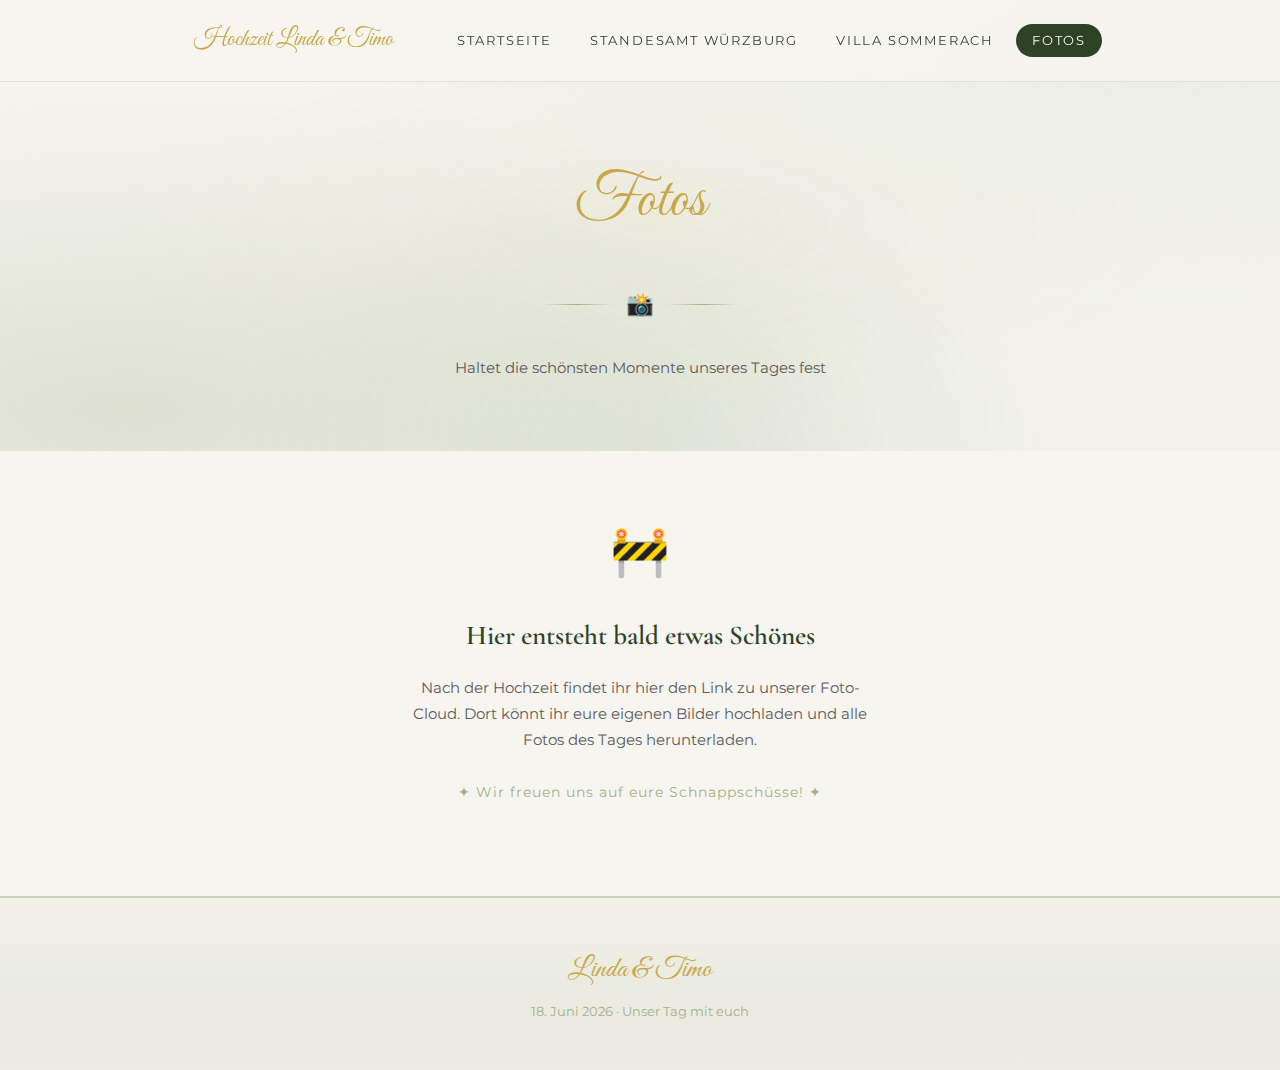
<file: fotos.html>
<!DOCTYPE html>
<html lang="de">
<head>
  <meta charset="UTF-8" />
  <meta name="viewport" content="width=device-width, initial-scale=1.0" />
  <meta name="theme-color" content="#f7f5ef" />
  <meta property="og:title" content="Fotos – Hochzeit Linda & Timo" />
  <meta property="og:description" content="Fotos unserer Hochzeit am 18. Juni 2026." />
  <meta property="og:type" content="website" />
  <meta property="og:locale" content="de_DE" />
  <title>Fotos – Linda &amp; Timo</title>
  <link rel="preconnect" href="https://fonts.googleapis.com" />
  <link rel="preconnect" href="https://fonts.gstatic.com" crossorigin />
  <link href="https://fonts.googleapis.com/css2?family=Cormorant+Garamond:ital,wght@0,400;0,600;1,400&family=Great+Vibes&family=Montserrat:wght@300;400;500&display=swap" rel="stylesheet" />
  <link rel="stylesheet" href="styles.css" />
</head>
<body>

  <!-- ═══════════ NAVIGATION ═══════════ -->
  <nav class="site-nav">
    <a href="index.html" class="nav-brand">Hochzeit Linda &amp; Timo</a>
    <button class="nav-toggle" aria-label="Menü öffnen" onclick="document.querySelector('.nav-links').classList.toggle('open')">
      <span></span><span></span><span></span>
    </button>
    <div class="nav-links">
      <a href="index.html">Startseite</a>
      <a href="standesamt.html">Standesamt Würzburg</a>
      <a href="villa-sommerach.html">Villa Sommerach</a>
      <a href="fotos.html" class="active">Fotos</a>
    </div>
  </nav>

  <!-- ═══════════ HERO ═══════════ -->
  <header class="subpage-hero">
    <h1>Fotos</h1>
    <div class="leaf-divider"><span>📸</span></div>
    <p>Haltet die schönsten Momente unseres Tages fest</p>
  </header>

  <!-- ═══════════ CONTENT ═══════════ -->
  <div class="info-block" style="text-align:center; padding:60px 24px 80px;">
    <div style="font-size:3rem; margin-bottom:20px;">🚧</div>
    <h2 style="margin-bottom:16px; text-align:center;">Hier entsteht bald etwas Schönes</h2>
    <p style="max-width:480px; margin:0 auto; color:var(--text-soft); font-size:.95rem; line-height:1.7;">
      Nach der Hochzeit findet ihr hier den Link zu unserer Foto-Cloud.
      Dort könnt ihr eure eigenen Bilder hochladen und alle Fotos des Tages herunterladen.
    </p>
    <p style="margin-top:28px; color:var(--sage); font-size:.85rem; letter-spacing:1px;">
      ✦ Wir freuen uns auf eure Schnappschüsse! ✦
    </p>
  </div>

  <!-- ═══════════ FOOTER ═══════════ -->
  <footer>
    <p class="names">Linda &amp; Timo</p>
    <p>18. Juni 2026 · Unser Tag mit euch</p>
  </footer>

  <script>
    window.addEventListener('scroll', () => {
      document.querySelector('.site-nav').classList.toggle('scrolled', window.scrollY > 40);
    });

    // Fade-in on scroll
    (function () {
      document.querySelectorAll('section, .info-block').forEach(el => el.classList.add('fade-in'));
      const observer = new IntersectionObserver((entries) => {
        entries.forEach(e => { if (e.isIntersecting) { e.target.classList.add('visible'); observer.unobserve(e.target); } });
      }, { threshold: 0.12 });
      document.querySelectorAll('.fade-in').forEach(el => observer.observe(el));
    })();

    // Auto-close mobile nav
    document.querySelectorAll('.nav-links a').forEach(link => {
      link.addEventListener('click', () => document.querySelector('.nav-links').classList.remove('open'));
    });
  </script>
</body>
</html>
</file>
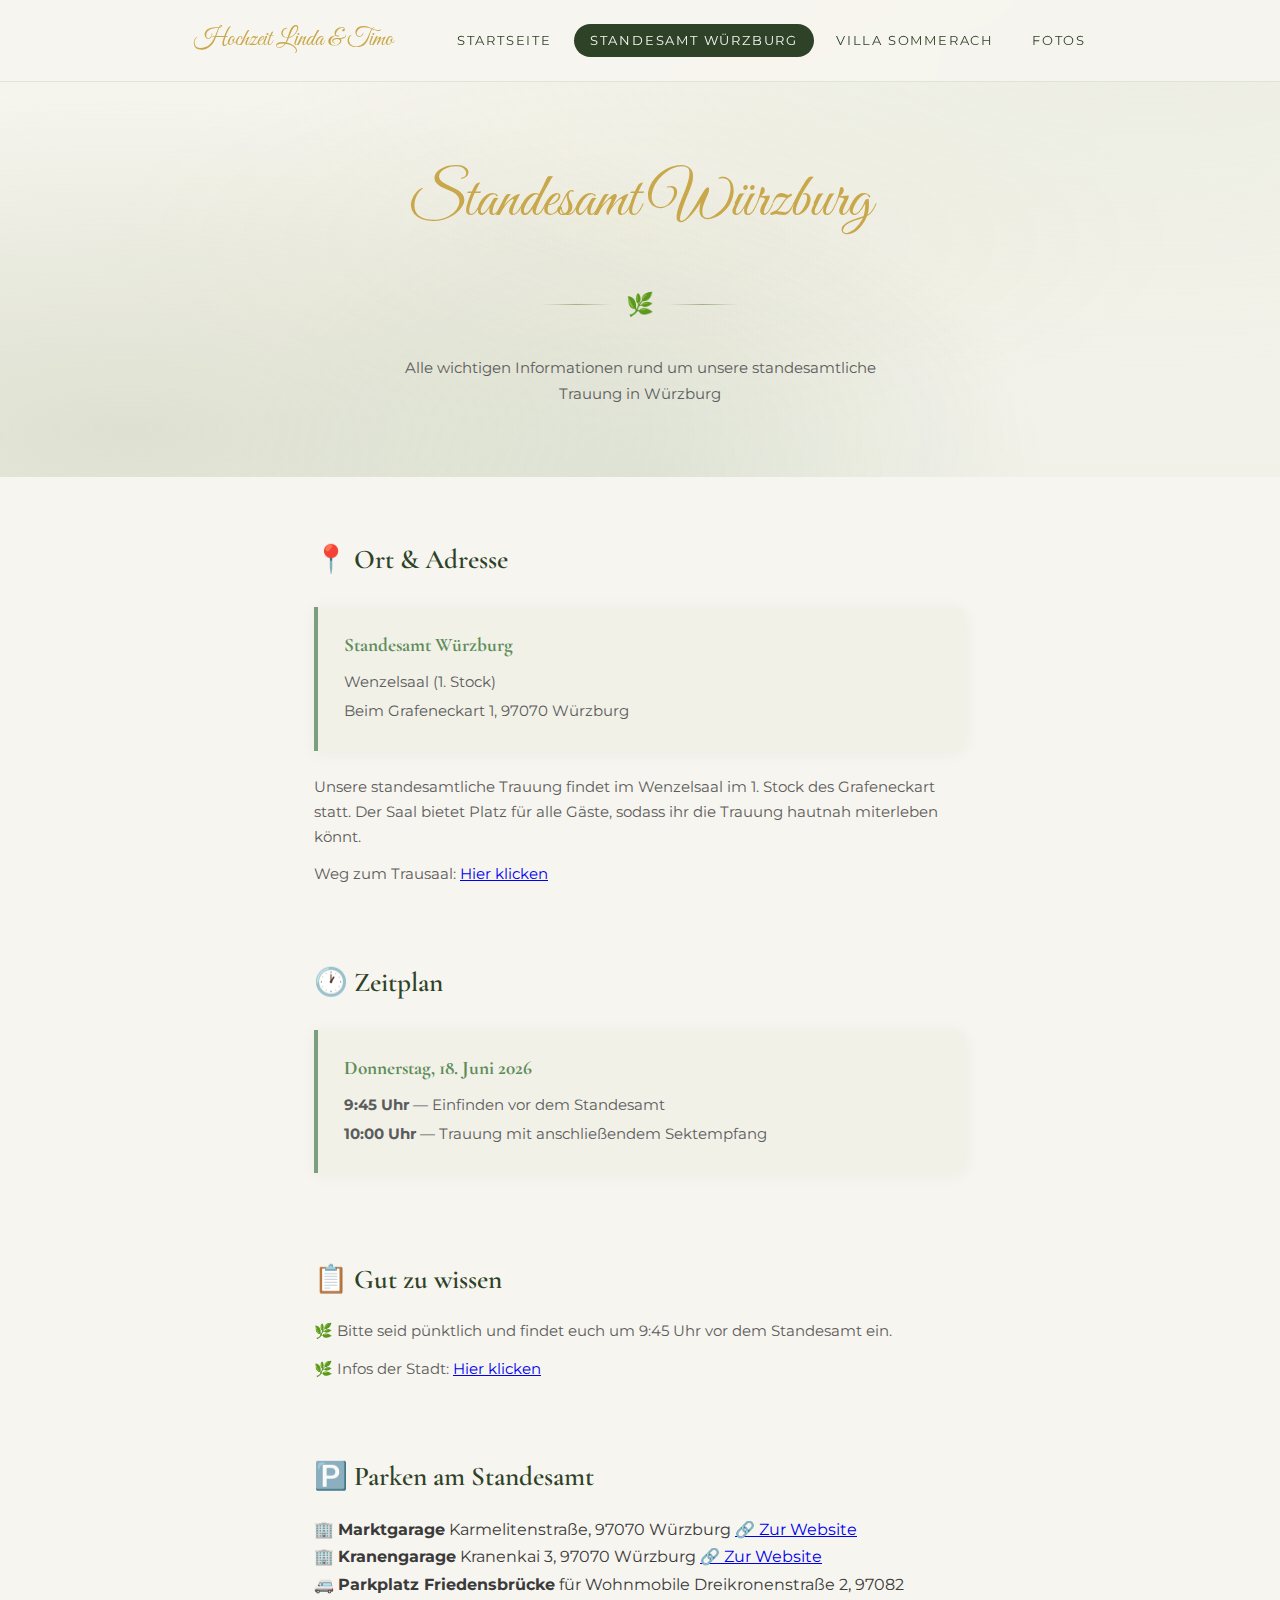
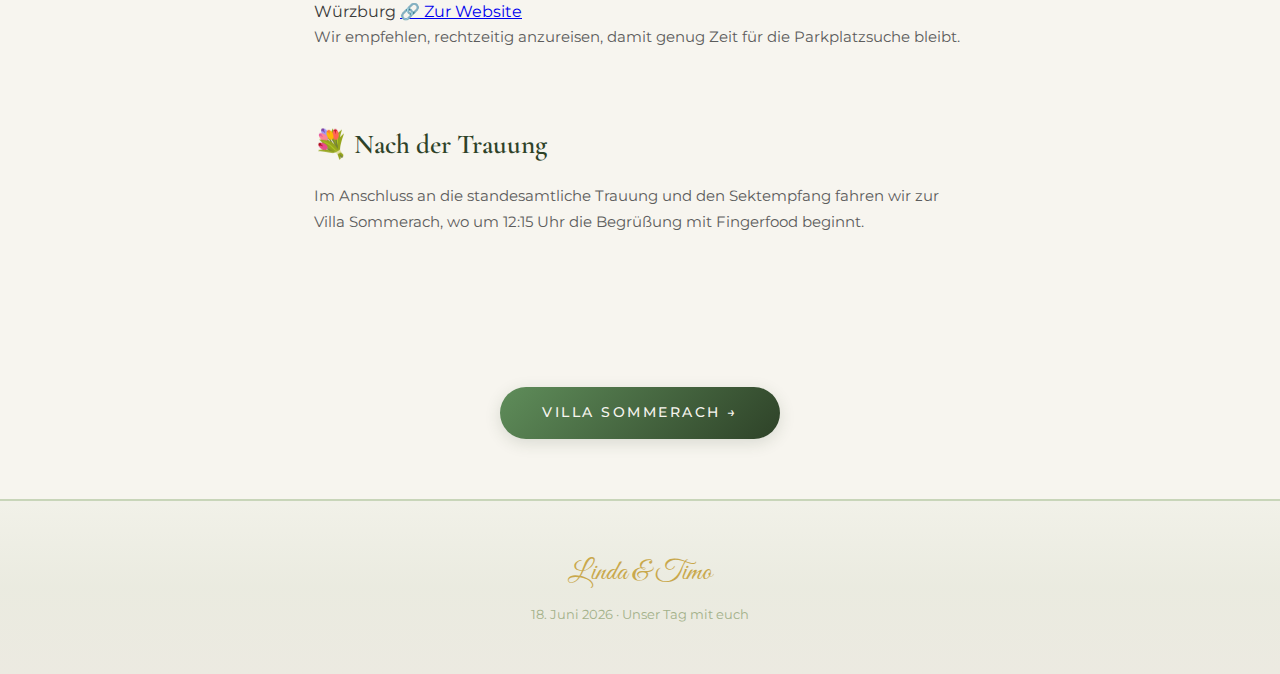
<file: standesamt.html>
<!DOCTYPE html>
<html lang="de">
<head>
  <meta charset="UTF-8" />
  <meta name="viewport" content="width=device-width, initial-scale=1.0" />
  <meta name="theme-color" content="#f7f5ef" />
  <meta property="og:title" content="Standesamt Würzburg – Hochzeit Linda & Timo" />
  <meta property="og:description" content="Standesamtliche Trauung am 18. Juni 2026 in Würzburg." />
  <meta property="og:type" content="website" />
  <meta property="og:locale" content="de_DE" />
  <title>Standesamt Würzburg – Linda &amp; Timo</title>
  <link rel="preconnect" href="https://fonts.googleapis.com" />
  <link rel="preconnect" href="https://fonts.gstatic.com" crossorigin />
  <link href="https://fonts.googleapis.com/css2?family=Cormorant+Garamond:ital,wght@0,400;0,600;1,400&family=Great+Vibes&family=Montserrat:wght@300;400;500&display=swap" rel="stylesheet" />
  <link rel="stylesheet" href="styles.css" />
</head>
<body>

  <!-- ═══════════ NAVIGATION ═══════════ -->
  <nav class="site-nav">
    <a href="index.html" class="nav-brand">Hochzeit Linda &amp; Timo</a>
    <button class="nav-toggle" aria-label="Menü öffnen" onclick="document.querySelector('.nav-links').classList.toggle('open')">
      <span></span><span></span><span></span>
    </button>
    <div class="nav-links">
      <a href="index.html">Startseite</a>
      <a href="standesamt.html" class="active">Standesamt Würzburg</a>
      <a href="villa-sommerach.html">Villa Sommerach</a>
      <a href="fotos.html">Fotos</a>
    </div>
  </nav>

  <!-- ═══════════ HERO ═══════════ -->
  <header class="subpage-hero">
    <h1>Standesamt Würzburg</h1>
    <div class="leaf-divider"><span>🌿</span></div>
    <p>Alle wichtigen Informationen rund um unsere standesamtliche Trauung in Würzburg</p>
  </header>

  <!-- ═══════════ CONTENT ═══════════ -->
  <div class="info-block">
    <h2>📍 Ort &amp; Adresse</h2>
    <div class="highlight-box">
      <h3>Standesamt Würzburg</h3>
      <p>Wenzelsaal (1. Stock)</p>
      <p>Beim Grafeneckart 1, 97070 Würzburg</p>
    </div>
    <p>
      Unsere standesamtliche Trauung findet im Wenzelsaal im 1. Stock des Grafeneckart statt. Der Saal bietet Platz für alle Gäste, sodass ihr die Trauung hautnah miterleben könnt.
    </p>
    <p>
      Weg zum Trausaal: <a href="https://www.wuerzburg.de/media/www.wuerzburg.de/org/med_4512/450239_wegbeschreibung_wenzelsaal.pdf" target="_blank" rel="noopener noreferrer">Hier klicken</a>
    </p>
  </div>
          

  <div class="info-block">
    <h2>🕐 Zeitplan</h2>
    <div class="highlight-box">
      <h3>Donnerstag, 18. Juni 2026</h3>
      <p><strong>9:45 Uhr</strong> — Einfinden vor dem Standesamt</p>
      <p><strong>10:00 Uhr</strong> — Trauung mit anschließendem Sektempfang</p>
    </div>
  </div>

  <div class="info-block">
    <h2>📋 Gut zu wissen</h2>
    <ul>
      <li>Bitte seid pünktlich und findet euch um 9:45 Uhr vor dem Standesamt ein.</li>
      <li>Infos der Stadt: <a href="https://www.wuerzburg.de/media/www.wuerzburg.de/org/med_516572/580290_infoblatt_wenzelsaal_ohne_einschraenkungen_mit_qr-code.pdf" target="_blank" rel="noopener noreferrer">Hier klicken</a></li>
    </ul>
  </div>

  <div class="info-block">
    <h2>🅿️ Parken am Standesamt</h2>
    <div class="parking-cards">
      <div class="parking-card">
        <span class="parking-icon">🏢</span>
        <strong>Marktgarage</strong>
        <span class="parking-address">Karmelitenstraße, 97070 Würzburg</span>
        <a class="parking-link" href="https://www.wvv.de/parken-b2c/parkplaetze/?city=W%C3%BCrzburg&center=2679" target="_blank" rel="noopener noreferrer">🔗 Zur Website</a>
      </div>
      <div class="parking-card">
        <span class="parking-icon">🏢</span>
        <strong>Kranengarage</strong>
        <span class="parking-address">Kranenkai 3, 97070 Würzburg</span>
        <a class="parking-link" href="https://www.wvv.de/parken-b2c/parkplaetze/?city=W%C3%BCrzburg&center=3754" target="_blank" rel="noopener noreferrer">🔗 Zur Website</a>
      </div>
      <div class="parking-card">
        <span class="parking-icon">🚐</span>
        <strong>Parkplatz Friedensbrücke</strong>
        <span class="parking-note">für Wohnmobile</span>
        <span class="parking-address">Dreikronenstraße 2, 97082 Würzburg</span>
        <a class="parking-link" href="https://www.wvv.de/parken-b2c/parkplaetze/?city=W%C3%BCrzburg&center=2721" target="_blank" rel="noopener noreferrer">🔗 Zur Website</a>
      </div>
    </div>
    <p>
      Wir empfehlen, rechtzeitig anzureisen, damit genug Zeit für die Parkplatzsuche bleibt.
    </p>
  </div>

  <div class="info-block">
    <h2>💐 Nach der Trauung</h2>
    <p>
      Im Anschluss an die standesamtliche Trauung und den Sektempfang fahren wir
      zur Villa Sommerach, wo um 12:15 Uhr die Begrüßung mit Fingerfood beginnt.
    </p>
  </div>

  <section style="padding-bottom: 60px;">
    <a href="villa-sommerach.html" class="btn">Villa Sommerach →</a>
  </section>

  <!-- ═══════════ FOOTER ═══════════ -->
  <footer>
    <p class="names">Linda &amp; Timo</p>
    <p>18. Juni 2026 · Unser Tag mit euch</p>
  </footer>

  <script>
    window.addEventListener('scroll', () => {
      document.querySelector('.site-nav').classList.toggle('scrolled', window.scrollY > 40);
    });

    // Fade-in on scroll
    (function () {
      document.querySelectorAll('section, .info-block, .detail-card, .parking-card').forEach(el => el.classList.add('fade-in'));
      const observer = new IntersectionObserver((entries) => {
        entries.forEach(e => { if (e.isIntersecting) { e.target.classList.add('visible'); observer.unobserve(e.target); } });
      }, { threshold: 0.12 });
      document.querySelectorAll('.fade-in').forEach(el => observer.observe(el));
    })();

    // Auto-close mobile nav
    document.querySelectorAll('.nav-links a').forEach(link => {
      link.addEventListener('click', () => document.querySelector('.nav-links').classList.remove('open'));
    });
  </script>
</body>
</html>
</file>
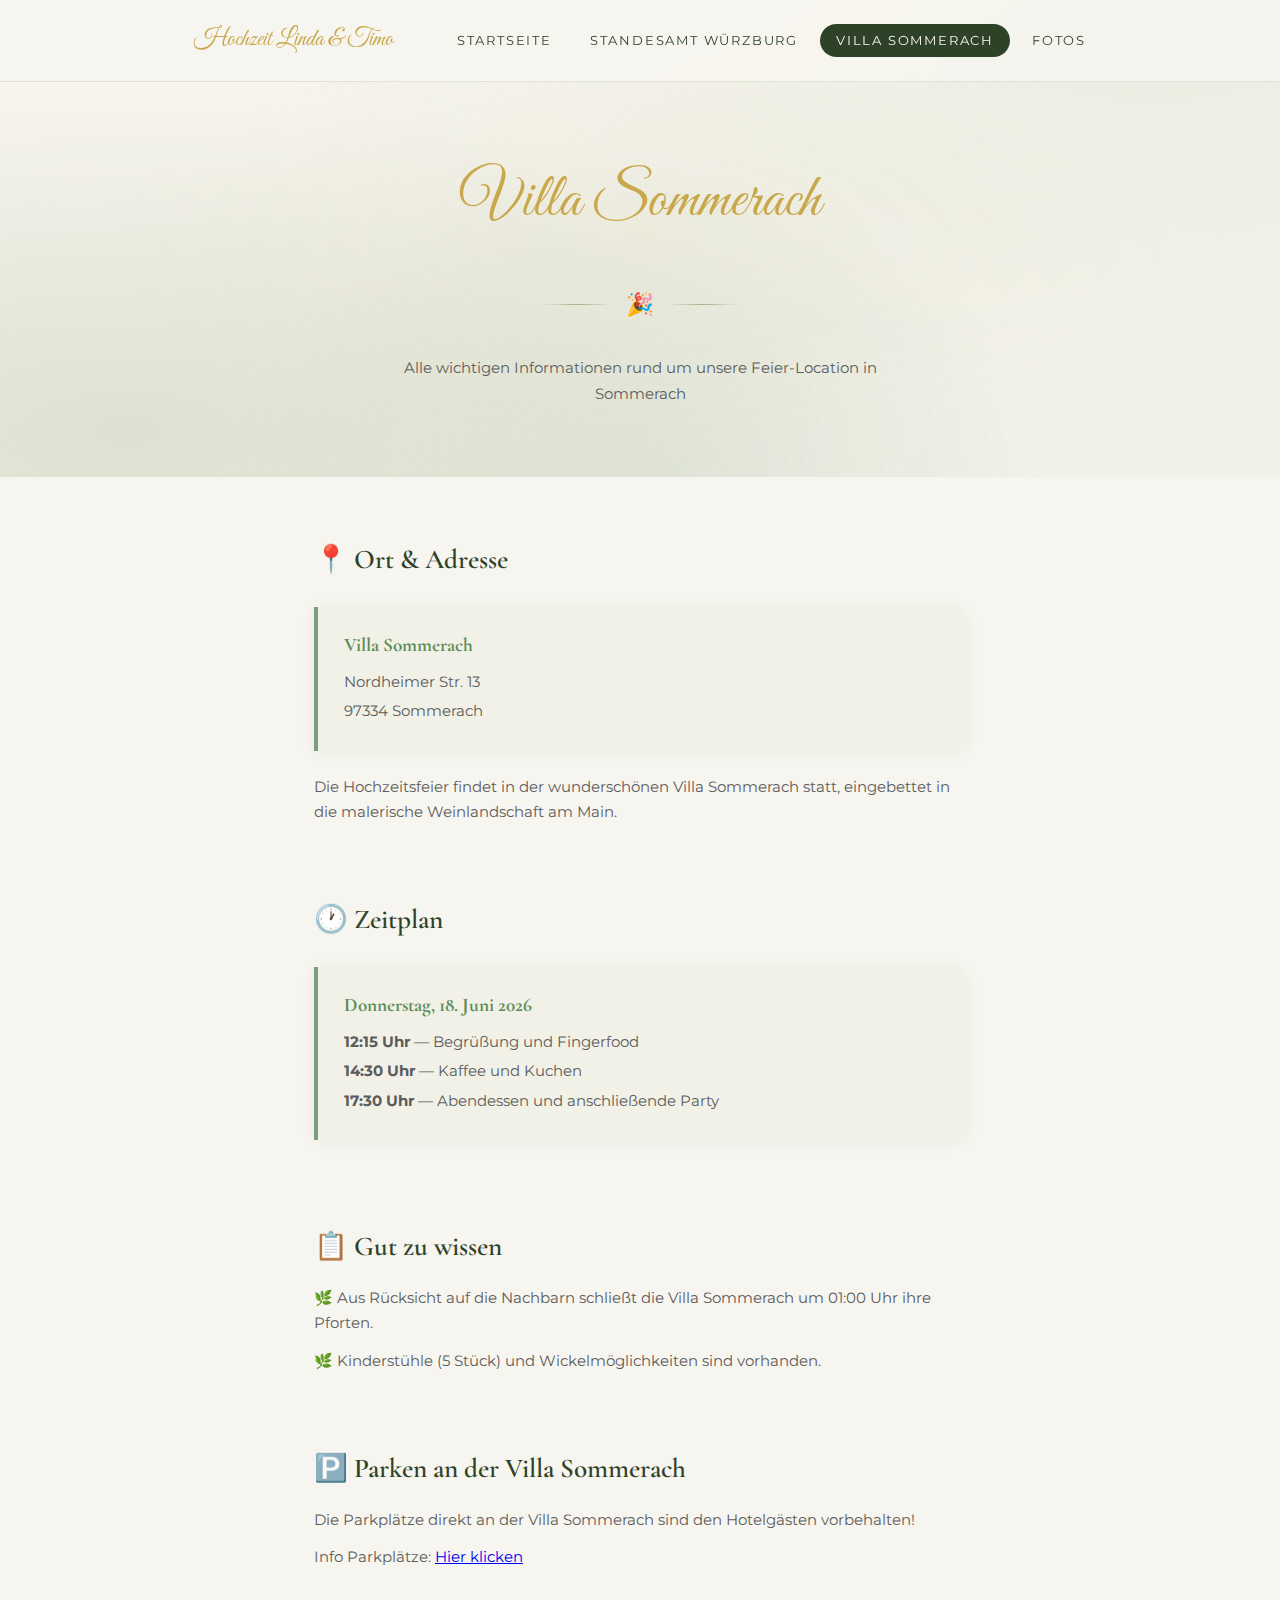
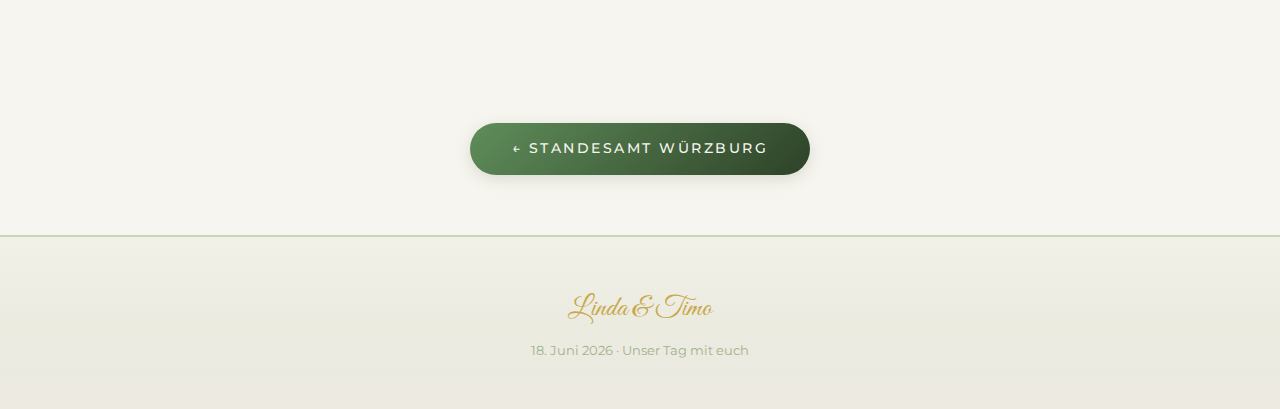
<file: villa-sommerach.html>
<!DOCTYPE html>
<html lang="de">
<head>
  <meta charset="UTF-8" />
  <meta name="viewport" content="width=device-width, initial-scale=1.0" />
  <meta name="theme-color" content="#f7f5ef" />
  <meta property="og:title" content="Villa Sommerach – Hochzeit Linda & Timo" />
  <meta property="og:description" content="Hochzeitsfeier am 18. Juni 2026 in der Villa Sommerach." />
  <meta property="og:type" content="website" />
  <meta property="og:locale" content="de_DE" />
  <title>Villa Sommerach – Linda &amp; Timo</title>
  <link rel="preconnect" href="https://fonts.googleapis.com" />
  <link rel="preconnect" href="https://fonts.gstatic.com" crossorigin />
  <link href="https://fonts.googleapis.com/css2?family=Cormorant+Garamond:ital,wght@0,400;0,600;1,400&family=Great+Vibes&family=Montserrat:wght@300;400;500&display=swap" rel="stylesheet" />
  <link rel="stylesheet" href="styles.css" />
</head>
<body>

  <!-- ═══════════ NAVIGATION ═══════════ -->
  <nav class="site-nav">
    <a href="index.html" class="nav-brand">Hochzeit Linda &amp; Timo</a>
    <button class="nav-toggle" aria-label="Menü öffnen" onclick="document.querySelector('.nav-links').classList.toggle('open')">
      <span></span><span></span><span></span>
    </button>
    <div class="nav-links">
      <a href="index.html">Startseite</a>
      <a href="standesamt.html">Standesamt Würzburg</a>
      <a href="villa-sommerach.html" class="active">Villa Sommerach</a>
      <a href="fotos.html">Fotos</a>
    </div>
  </nav>

  <!-- ═══════════ HERO ═══════════ -->
  <header class="subpage-hero">
    <h1>Villa Sommerach</h1>
    <div class="leaf-divider"><span>🎉</span></div>
    <p>Alle wichtigen Informationen rund um unsere Feier-Location in Sommerach</p>
  </header>

  <!-- ═══════════ CONTENT ═══════════ -->
  <div class="info-block">
    <h2>📍 Ort &amp; Adresse</h2>
    <div class="highlight-box">
      <h3>Villa Sommerach</h3>
      <p>Nordheimer Str. 13</p>
      <p>97334 Sommerach</p>
    </div>
    <p>
      Die Hochzeitsfeier findet in der wunderschönen Villa Sommerach statt,
      eingebettet in die malerische Weinlandschaft am Main.
    </p>
  </div>

  <div class="info-block">
    <h2>🕐 Zeitplan</h2>
    <div class="highlight-box">
      <h3>Donnerstag, 18. Juni 2026</h3>
      <p><strong>12:15 Uhr</strong> — Begrüßung und Fingerfood</p>
      <p><strong>14:30 Uhr</strong> — Kaffee und Kuchen</p>
      <p><strong>17:30 Uhr</strong> — Abendessen und anschließende Party</p>
    </div>
  </div>

  <div class="info-block">
    <h2>📋 Gut zu wissen</h2>
    <ul>
      <li>Aus Rücksicht auf die Nachbarn schließt die Villa Sommerach um 01:00 Uhr ihre Pforten.</li>
      <li>Kinderstühle (5 Stück) und Wickelmöglichkeiten sind vorhanden.</li>
    </ul>
  </div>

  <div class="info-block">
    <h2>🅿️ Parken an der Villa Sommerach</h2>
    <p>
      Die Parkplätze direkt an der Villa Sommerach sind den Hotelgästen vorbehalten!
    </p>
    <p>
      Info Parkplätze: <a href="https://www.sommerach.de/besucher-info" target="_blank" rel="noopener noreferrer">Hier klicken</a>
    </p>
  </div>

  <section style="padding-bottom: 60px;">
    <a href="standesamt.html" class="btn">← Standesamt Würzburg</a>
  </section>

  <!-- ═══════════ FOOTER ═══════════ -->
  <footer>
    <p class="names">Linda &amp; Timo</p>
    <p>18. Juni 2026 · Unser Tag mit euch</p>
  </footer>

  <script>
    window.addEventListener('scroll', () => {
      document.querySelector('.site-nav').classList.toggle('scrolled', window.scrollY > 40);
    });

    // Fade-in on scroll
    (function () {
      document.querySelectorAll('section, .info-block, .detail-card').forEach(el => el.classList.add('fade-in'));
      const observer = new IntersectionObserver((entries) => {
        entries.forEach(e => { if (e.isIntersecting) { e.target.classList.add('visible'); observer.unobserve(e.target); } });
      }, { threshold: 0.12 });
      document.querySelectorAll('.fade-in').forEach(el => observer.observe(el));
    })();

    // Auto-close mobile nav
    document.querySelectorAll('.nav-links a').forEach(link => {
      link.addEventListener('click', () => document.querySelector('.nav-links').classList.remove('open'));
    });
  </script>
</body>
</html>
</file>
<file: styles.css>
/* ══════════════════════════════════════════
   Shared Styles – Linda & Timo Hochzeit
   ──── Greenery Style with Gold Accents ────
   ══════════════════════════════════════════ */

/* ── Reset ── */
*, *::before, *::after { margin: 0; padding: 0; box-sizing: border-box; }

:root {
  /* Gold accents */
  --gold:        #c9a84c;
  --gold-light:  #e4cc7a;
  --gold-dark:   #a07c2a;

  /* Greenery palette — lush botanical tones */
  --sage:        #a3b18a;       /* soft sage green          */
  --sage-light:  #c8d5b9;       /* pale sage                */
  --eucalyptus:  #7a9e7e;       /* mid eucalyptus           */
  --fern:        #5f8d5a;       /* rich fern                */
  --olive:       #4a6741;       /* classic olive            */
  --forest:      #2e4228;       /* deep forest              */

  /* Neutrals */
  --cream:       #f7f5ef;       /* warm ivory               */
  --linen:       #eceae1;       /* linen background accent  */
  --white:       #ffffff;
  --text:        #3a3a3a;
  --text-soft:   #5c5c5c;

  /* Legacy aliases (keep old references working) */
  --green:       var(--olive);
  --green-light: var(--eucalyptus);
  --green-dark:  var(--forest);
}

html { scroll-behavior: smooth; }

/* Offset scroll targets for fixed nav */
[id] { scroll-margin-top: 80px; }

body {
  font-family: 'Montserrat', sans-serif;
  color: var(--text);
  background: var(--cream);
  line-height: 1.7;
  overflow-x: hidden;
}

/* ── Navigation ── */
.site-nav {
  position: fixed;
  top: 0;
  left: 0;
  right: 0;
  z-index: 1000;
  display: flex;
  align-items: center;
  justify-content: center;
  gap: 8px;
  padding: 14px 24px;
  background: rgba(247, 245, 239, .88);
  backdrop-filter: blur(14px);
  -webkit-backdrop-filter: blur(14px);
  border-bottom: 1px solid rgba(163,177,138,.25);
  transition: box-shadow .3s, background .3s;
}
.site-nav.scrolled {
  background: rgba(247, 245, 239, .96);
  box-shadow: 0 2px 20px rgba(46,66,40,.10);
  border-bottom-color: var(--sage-light);
}
.site-nav .nav-brand {
  font-family: 'Great Vibes', cursive;
  font-weight: 400;
  font-size: 1.5rem;
  color: var(--gold);
  text-decoration: none;
  margin-right: 24px;
  letter-spacing: 0;
  text-transform: none;
}
.site-nav a {
  font-family: 'Montserrat', sans-serif;
  font-weight: 400;
  font-size: .8rem;
  letter-spacing: 1.8px;
  text-transform: uppercase;
  color: var(--forest);
  text-decoration: none;
  padding: 6px 16px;
  border-radius: 20px;
  transition: background .3s, color .3s;
}
.site-nav a:hover {
  background: rgba(163,177,138,.25);
  color: var(--forest);
}
.site-nav a.active {
  background: var(--forest);
  color: var(--cream);
}

/* hamburger toggle (mobile) */
.nav-toggle {
  display: none;
  background: none;
  border: none;
  cursor: pointer;
  flex-direction: column;
  gap: 5px;
  padding: 6px;
}
.nav-toggle span {
  display: block;
  width: 24px;
  height: 2px;
  background: var(--forest);
  border-radius: 2px;
  transition: transform .3s, opacity .3s;
}
.nav-links {
  display: flex;
  align-items: center;
  gap: 6px;
}

@media (max-width: 600px) {
  .site-nav { justify-content: space-between; }
  .nav-toggle { display: flex; }
  .nav-links {
    display: none;
    flex-direction: column;
    position: absolute;
    top: 100%;
    left: 0;
    right: 0;
    background: rgba(247,245,239,.97);
    backdrop-filter: blur(14px);
    padding: 16px 0;
    border-bottom: 1px solid rgba(163,177,138,.2);
    box-shadow: 0 4px 20px rgba(46,66,40,.06);
  }
  .nav-links.open { display: flex; }
  .nav-links a { padding: 10px 24px; width: 100%; text-align: center; }
}

/* ── Decorative leaf divider ── */
.leaf-divider {
  display: flex;
  align-items: center;
  justify-content: center;
  gap: 14px;
  margin: 32px auto;
}
.leaf-divider span {
  font-size: 1.4rem;
  color: var(--eucalyptus);
}
.leaf-divider::before,
.leaf-divider::after {
  content: '';
  width: 70px;
  height: 1px;
  background: linear-gradient(90deg, transparent, var(--sage), transparent);
}

/* ── Section helpers ── */
section {
  max-width: 780px;
  margin: 0 auto;
  padding: 80px 24px;
  text-align: center;
}
section:nth-of-type(even) {
  background: rgba(163,177,138,.06);
}
section h2 {
  font-family: 'Cormorant Garamond', serif;
  font-weight: 600;
  font-size: 2.2rem;
  color: var(--forest);
  margin-bottom: 6px;
}

/* ── Detail Cards (reused on subpages) ── */
.details-grid {
  display: grid;
  grid-template-columns: repeat(auto-fit, minmax(220px, 1fr));
  gap: 32px;
  margin-top: 36px;
}
.detail-card {
  position: relative;
  background: var(--white);
  border: 1px solid rgba(163,177,138,.3);
  border-radius: 16px;
  padding: 40px 24px 36px;
  box-shadow: 0 4px 24px rgba(46,66,40,.05);
  transition: transform .3s, box-shadow .3s;
  overflow: hidden;
}
.detail-card::before {
  content: '';
  position: absolute;
  top: 0;
  left: 0;
  right: 0;
  height: 3px;
  background: linear-gradient(90deg, var(--eucalyptus), var(--sage-light), var(--eucalyptus));
}
.detail-card:hover {
  transform: translateY(-5px);
  box-shadow: 0 12px 32px rgba(46,66,40,.10);
}
.detail-card .icon {
  font-size: 2rem;
  margin-bottom: 14px;
}
.detail-card h3 {
  font-family: 'Cormorant Garamond', serif;
  font-size: 1.35rem;
  color: var(--fern);
  margin-bottom: 8px;
}
.detail-card p {
  font-size: .9rem;
  color: var(--text-soft);
}

/* ── Buttons ── */
.btn {
  display: inline-block;
  padding: 14px 42px;
  font-family: 'Montserrat', sans-serif;
  font-weight: 500;
  font-size: .88rem;
  letter-spacing: 2.5px;
  text-transform: uppercase;
  color: var(--cream);
  background: linear-gradient(135deg, var(--fern), var(--forest));
  border: none;
  border-radius: 40px;
  cursor: pointer;
  transition: transform .3s, box-shadow .3s;
  text-decoration: none;
  box-shadow: 0 4px 16px rgba(46,66,40,.15);
}
.btn:hover {
  transform: translateY(-2px) scale(1.02);
  box-shadow: 0 8px 24px rgba(46,66,40,.20);
}

/* ── Footer ── */
footer {
  text-align: center;
  padding: 48px 20px;
  font-size: .8rem;
  color: var(--sage);
  background:
    linear-gradient(180deg, rgba(200,213,185,.12) 0%, rgba(163,177,138,.15) 50%, var(--linen) 100%);
  border-top: 2px solid var(--sage-light);
}
footer .names {
  font-family: 'Great Vibes', cursive;
  font-size: 1.8rem;
  color: var(--gold);
  margin-bottom: 6px;
}

/* ── Subpage Hero (smaller) ── */
.subpage-hero {
  padding: 150px 24px 70px;
  text-align: center;
  background:
    radial-gradient(ellipse at 10% 90%, rgba(163,177,138,.25) 0%, transparent 55%),
    radial-gradient(ellipse at 90% 10%, rgba(200,213,185,.22) 0%, transparent 55%),
    radial-gradient(ellipse at 50% 100%, rgba(122,158,126,.10) 0%, transparent 45%),
    radial-gradient(ellipse at 50% 50%, rgba(201,168,76,.05) 0%, transparent 60%),
    linear-gradient(180deg, var(--cream) 0%, rgba(200,213,185,.12) 100%);
}
.subpage-hero h1 {
  font-family: 'Great Vibes', cursive;
  font-weight: 400;
  font-size: clamp(2.4rem, 6vw, 3.8rem);
  color: var(--gold);
}
.subpage-hero p {
  margin-top: 14px;
  font-size: .95rem;
  color: var(--text-soft);
  max-width: 520px;
  margin-left: auto;
  margin-right: auto;
}

/* ── Info blocks (subpage content) ── */
.info-block {
  max-width: 700px;
  margin: 0 auto;
  padding: 60px 24px;
  text-align: left;
}
.info-block + .info-block {
  padding-top: 0;
}
.info-block h2 {
  font-family: 'Cormorant Garamond', serif;
  font-weight: 600;
  font-size: 1.7rem;
  color: var(--forest);
  margin-bottom: 16px;
  text-align: left;
}
.info-block p,
.info-block li {
  font-size: .93rem;
  color: var(--text-soft);
  margin-bottom: 12px;
}
.info-block ul {
  list-style: none;
  padding: 0;
}
.info-block ul li::before {
  content: '🌿 ';
}
.info-block .highlight-box {
  background: rgba(200,213,185,.12);
  border-left: 4px solid var(--eucalyptus);
  border-radius: 0 12px 12px 0;
  padding: 22px 26px;
  margin: 24px 0;
  box-shadow: 0 2px 16px rgba(46,66,40,.05);
}
.info-block .highlight-box h3 {
  font-family: 'Cormorant Garamond', serif;
  font-size: 1.2rem;
  color: var(--fern);
  margin-bottom: 8px;
}
.info-block .highlight-box p {
  margin-bottom: 4px;
}

/* ── Map placeholder ── */
.map-container {
  margin: 32px auto;
  max-width: 700px;
  border-radius: 14px;
  overflow: hidden;
  border: 1px solid rgba(163,177,138,.3);
  box-shadow: 0 4px 24px rgba(46,66,40,.05);
}
.map-container iframe {
  width: 100%;
  height: 350px;
  border: none;
}

/* ── Responsive ── */
@media (max-width: 480px) {
  .subpage-hero { padding: 120px 20px 40px; }
  .info-block { padding: 40px 20px; }
}
</file>
